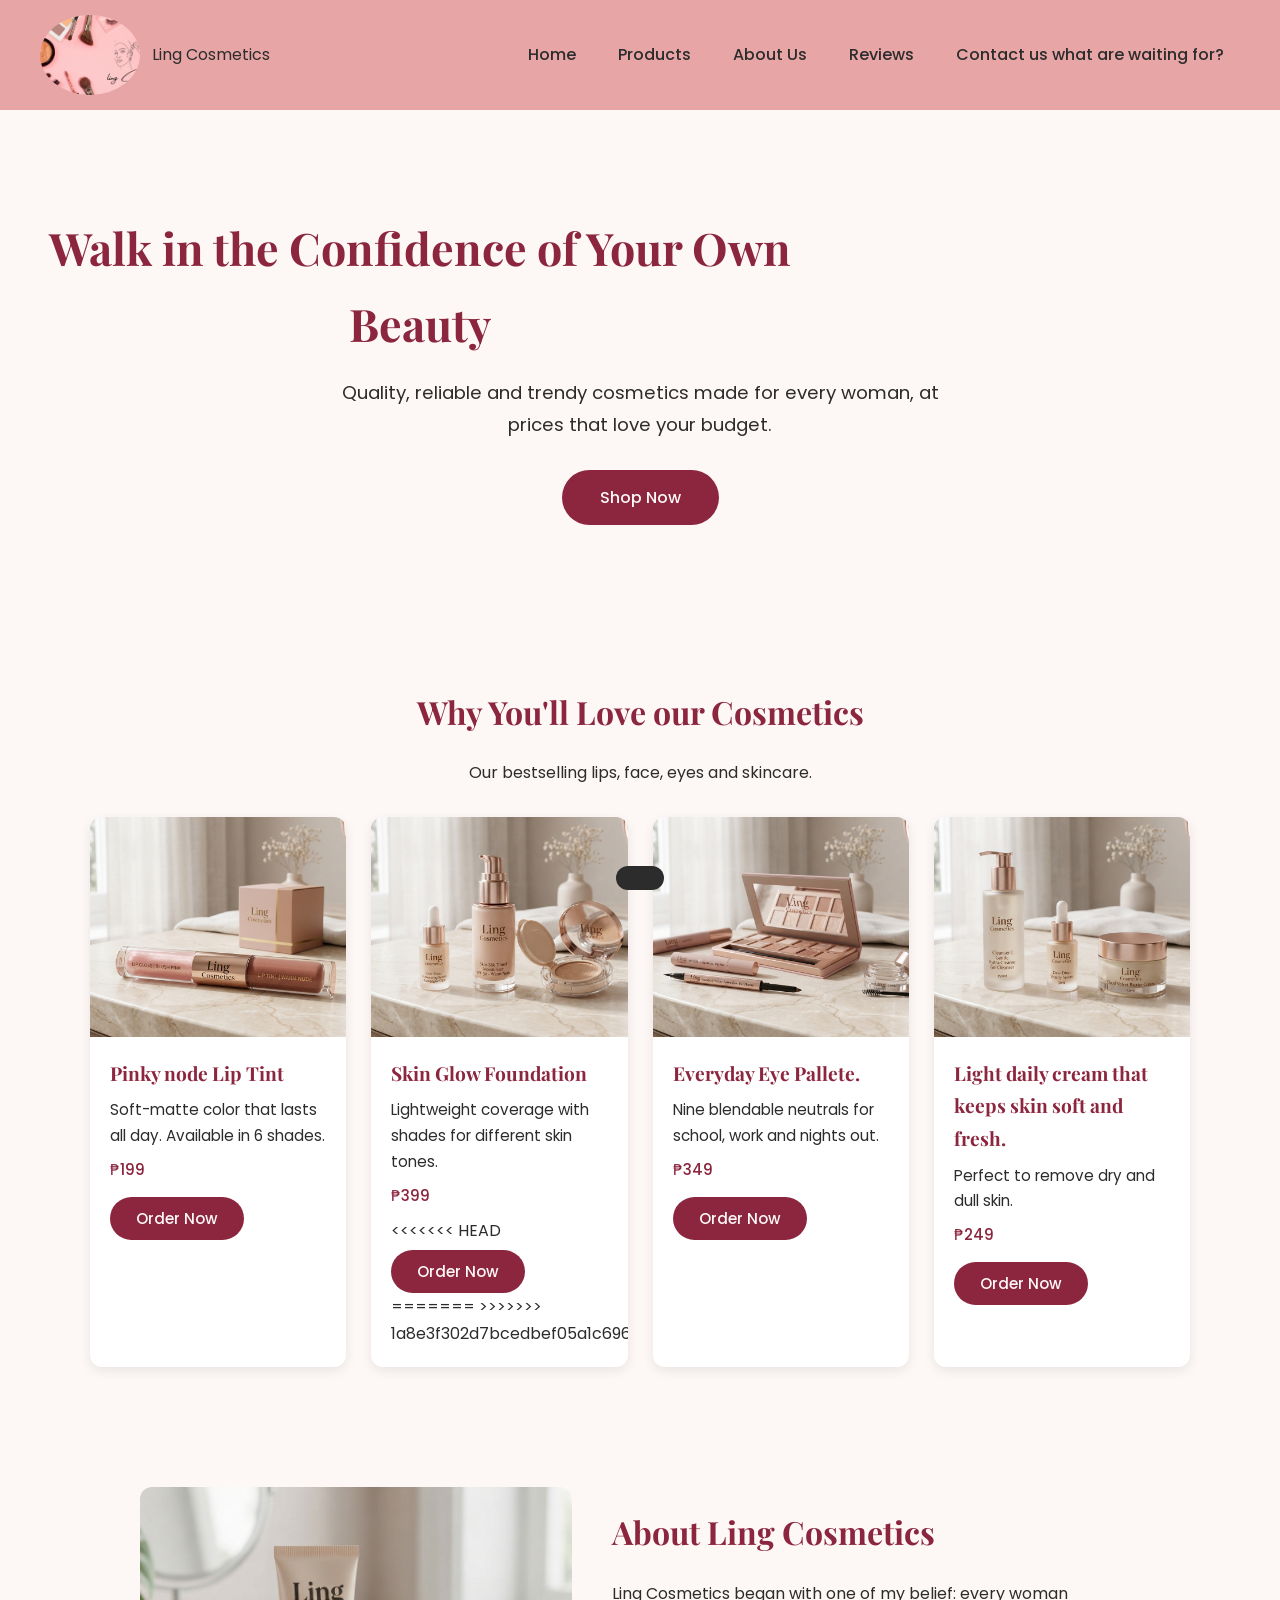
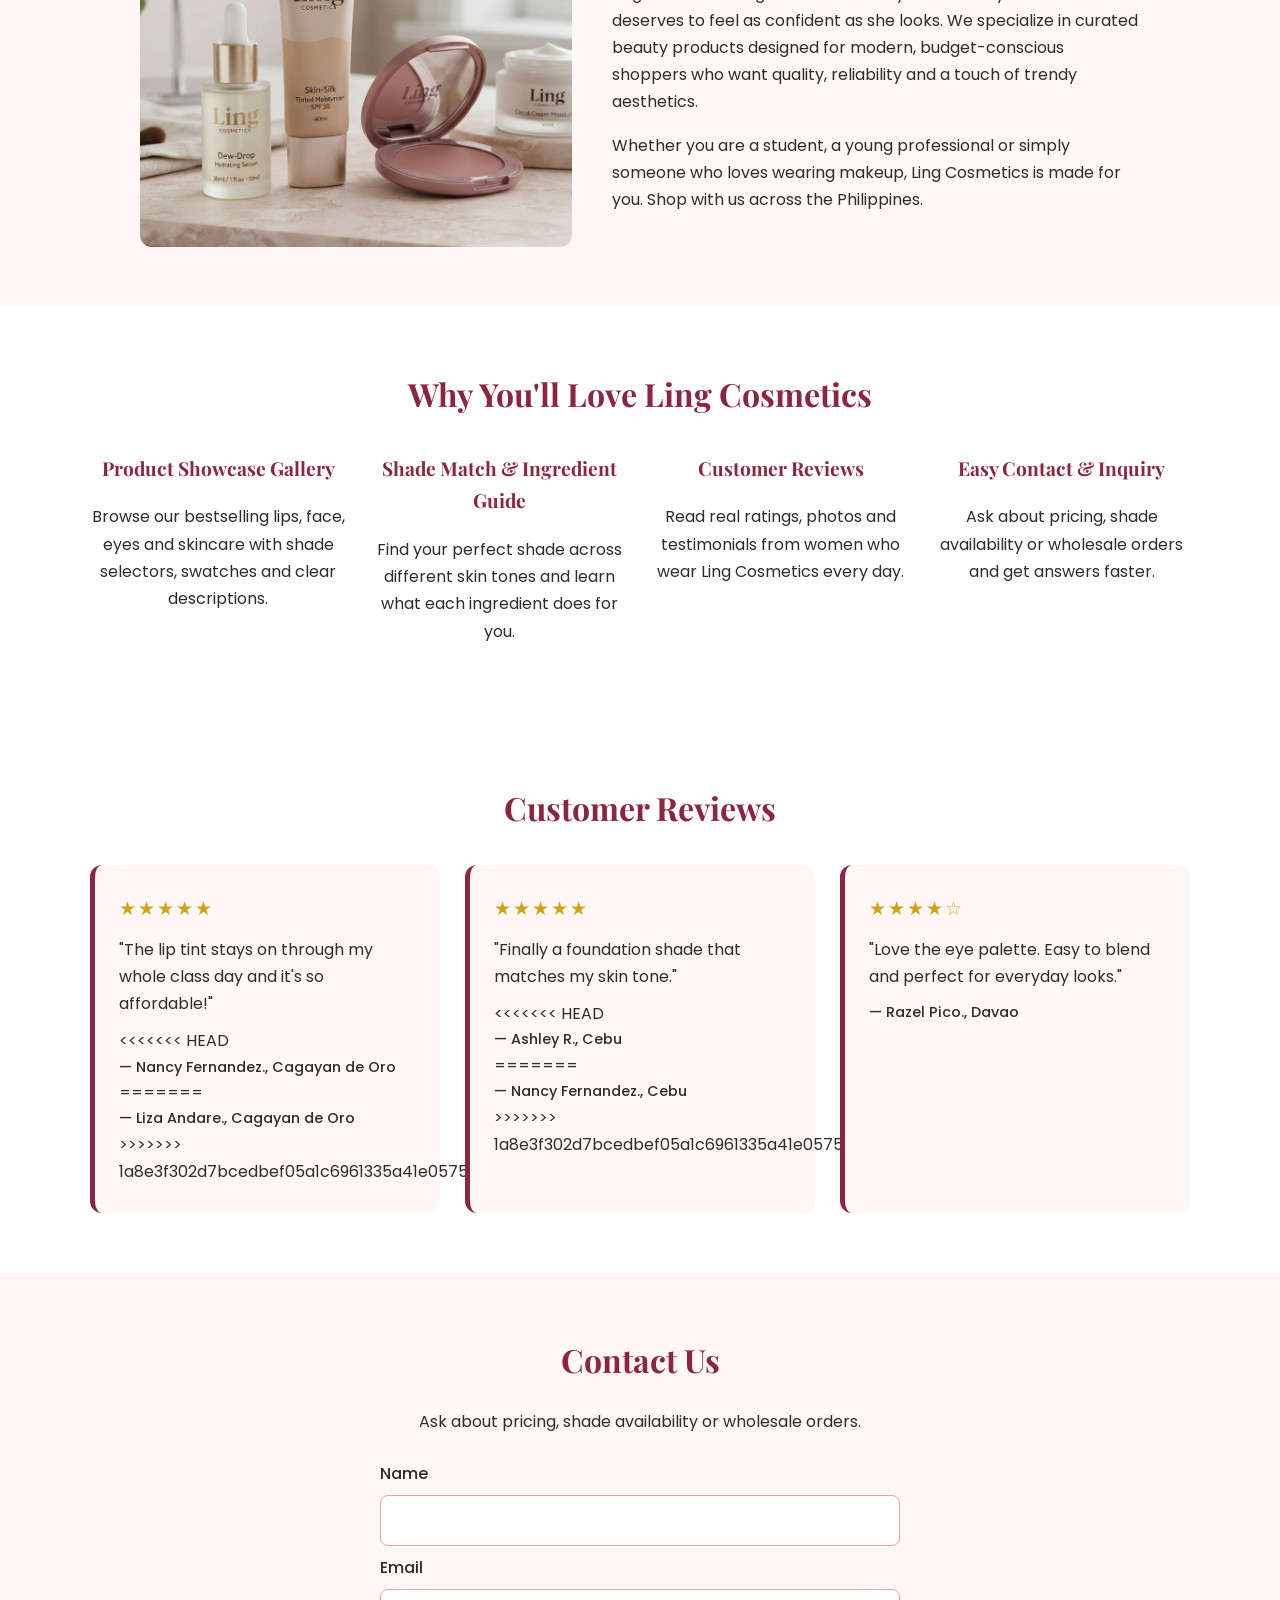
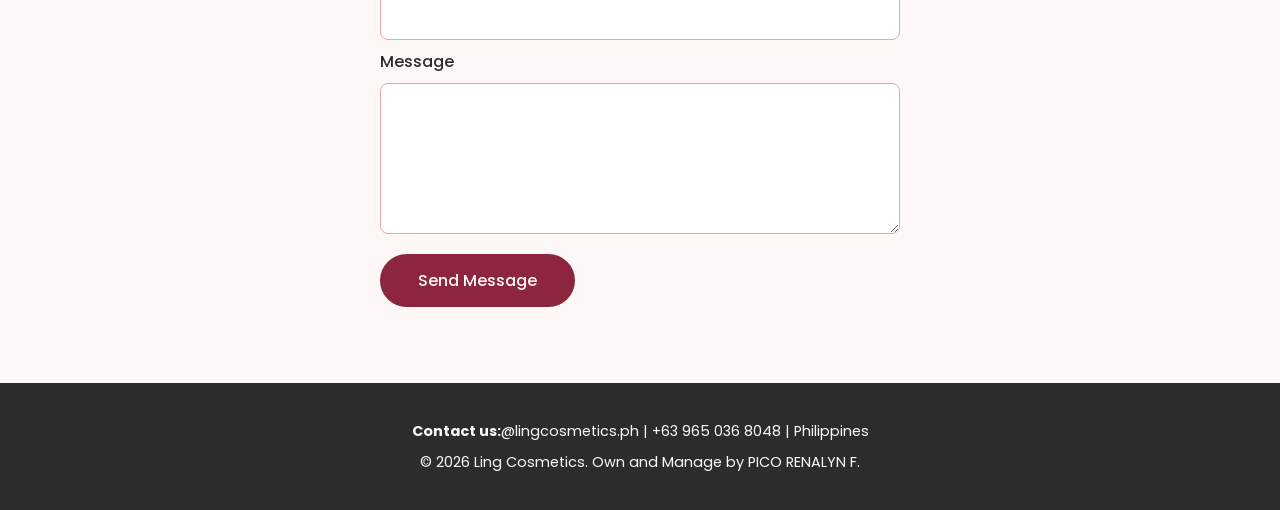
<file: index.html>
<!DOCTYPE html>
<html lang="en">
<head>
    <meta charset="UTF-8">
    <meta name="viewport" content="width=device-width, initial-scale=1.0">
    <title>Ling Cosmetics</title>
    <link rel="stylesheet" href="css/style.css">
</head>
<body>

  <script src="js/script.js"></script>
    
    <header class="site-header">
        <div class="brand">
        <img src="images/logo.png" alt="Ling Cosmetics make a woman confident" class="logo">
        <span class="brand-name">Ling Cosmetics</span>
    </div>

        <nav class="main-nav">          
        <ul>
            <li><a href="#home">Home</a></li>
            <li><a href="#products">Products</a></li>
            <li><a href="#about">About Us</a></li>
            <li><a href="#reviews">Reviews</a></li>
            <li><a href="#contact">Contact us what are waiting for?</a></li>
          </ul>  
        </nav>
    </header>
    
    <main>
     <section class="hero" id="home">
      <h1> Walk in the Confidence of Your Own Beauty</h1>
      <p class="tagline">Quality, reliable and trendy cosmetics made for every woman, at prices that love your budget.</p>
      <a href="#products" class="cta-button">Shop Now </a>
     </section>

     <section class="products" id="products">
      <h2> Why You'll Love our Cosmetics</h2>
      <p class="section-intro">Our bestselling lips, face, eyes and skincare. </p>
      
      <div class="product-grid">

        <article class="product-card">
          <img src="images/lips.jpg" alt="Ling Cosmetics lip tint in rose pink" class="product-img">
          <div class="product-info">
            <h3> Pinky node Lip Tint</h3>
            <p>Soft-matte color that lasts all day. Available in 6 shades. </p>
            <p class="price">₱199</p>
            <button type="button" class="order-btn" data-product="Pinky node Lip Tint">Order Now</button>
          </div>

          </article>

        <article class="product-card">
        <img src="images/face.jpg" alt="Ling Cosmetics foundation and blush" class="product-img">
        <div class="product-info">
             <h3> Skin Glow Foundation</h3>
             <p> Lightweight coverage with shades for different skin tones.</p>
             <p class="price">₱399</p>
<<<<<<< HEAD
             <button type="button" class="order-btn" data-product="Skin Glow Foundation">Order Now</button>
=======
>>>>>>> 1a8e3f302d7bcedbef05a1c6961335a41e05753d
            </div>
          </article>

        <article class="product-card">
        <img src="images/eyes.jpg" alt="Ling Cosmetics moisturizer your eye pallete" class="product-img">
        <div class="product-info">
             <h3> Everyday Eye Pallete.</h3>
             <p>Nine blendable neutrals for school, work and nights out. </p>
             <p class="price">₱349</p>
             <button type="button" class="order-btn" data-product="Everyday Eye Palette">Order Now</button>
          </div>
      </article>


      <article class="product-card">
        <img src="images/skincare.jpg" alt="Ling Cosmetics moisturizer jar" class="product-img">
        <div class="product-info">
             <h3>Light daily cream that keeps skin soft and fresh.</h3>
             <p> Perfect to remove dry and dull skin.</p>
             <p class="price">₱249</p>
             <button type="button" class="order-btn" data-product="Hydra Moisturizer">Order Now</button>
        </div>
      </article>


      </div>
     </section>
    



        <section class="about" id="about">
            <div class="about-inner">
                <img src="images/about.jpg" alt="The Ling Cosmetics team with our products" class="about-img">
                <div class="about-text">
                    <h2>About Ling Cosmetics</h2>
                    <p>
                        Ling Cosmetics began with one of my  belief: every woman deserves to feel as confident as she looks.
                        We specialize in curated beauty products designed for modern, budget-conscious shoppers
                        who want quality, reliability and a touch of trendy aesthetics.
                    </p>
                    <p>
                        Whether you are a student, a young professional or simply someone who loves wearing makeup,
                        Ling Cosmetics is made for you. Shop with us across the Philippines.
                    </p>
                </div>
            </div>
        </section>

        
        <section class="highlights" id="highlights">
            <h2>Why You'll Love Ling Cosmetics</h2>
            <div class="feature-grid">

                <article class="feature-card">
                    <h3>Product Showcase Gallery</h3>
                    <p>Browse our bestselling lips, face, eyes and skincare with shade selectors, swatches and clear descriptions.</p>
                </article>

                <article class="feature-card">
                    <h3>Shade Match &amp; Ingredient Guide</h3>
                    <p>Find your perfect shade across different skin tones and learn what each ingredient does for you.</p>
                </article>

                <article class="feature-card">
                    <h3>Customer Reviews</h3>
                    <p>Read real ratings, photos and testimonials from women who wear Ling Cosmetics every day.</p>
                </article>

                <article class="feature-card">
                    <h3>Easy Contact &amp; Inquiry</h3>
                    <p>Ask about pricing, shade availability or wholesale orders and get answers faster.</p>
                </article>

            </div>
        </section>

       
        <section class="reviews" id="reviews">
            <h2>Customer Reviews</h2>
            <div class="review-grid">

                <blockquote class="review-card">
                    <p class="stars" aria-label="5 out of 5 stars">★★★★★</p>
                    <p>"The lip tint stays on through my whole class day and it's so affordable!"</p>
<<<<<<< HEAD
                    <footer>— Nancy Fernandez., Cagayan de Oro</footer>
=======
                    <footer>— Liza Andare., Cagayan de Oro</footer>
>>>>>>> 1a8e3f302d7bcedbef05a1c6961335a41e05753d
                </blockquote>

                <blockquote class="review-card">
                    <p class="stars" aria-label="5 out of 5 stars">★★★★★</p>
                    <p>"Finally a foundation shade that matches my skin tone."</p>
<<<<<<< HEAD
                    <footer>— Ashley R., Cebu</footer>
=======
                    <footer>— Nancy Fernandez., Cebu</footer>
>>>>>>> 1a8e3f302d7bcedbef05a1c6961335a41e05753d
                </blockquote>

                <blockquote class="review-card">
                    <p class="stars" aria-label="4 out of 5 stars">★★★★☆</p>
                    <p>"Love the eye palette. Easy to blend and perfect for everyday looks."</p>
                    <footer>— Razel Pico., Davao</footer>
                </blockquote>

            </div>
        </section>

        
        <section class="contact" id="contact">
            <h2>Contact Us</h2>
            <p class="section-intro">Ask about pricing, shade availability or wholesale orders.</p>

            <form class="contact-form" id="contact-form">
                <label for="name">Name</label>
                <input type="text" id="name" name="name" required>

                <label for="email">Email</label>
                <input type="email" id="email" name="email" required>

                <label for="message">Message</label>
                <textarea id="message" name="message" rows="5" required></textarea>

                <button type="submit" class="cta-button">Send Message</button>
                <p class="form-status" id="form-status" role="status"></p>
            </form>
        </section>

    </main>

    <footer class="site-footer">
        <p><strong>Contact us:</strong>@lingcosmetics.ph | +63 965 036 8048 | Philippines</p>
        <p>&copy; 2026 Ling Cosmetics. Own and Manage by PICO RENALYN F.</p>
    </footer>

    <script>
        
        document.getElementById('contact-form').addEventListener('submit', function (e) {
            e.preventDefault();
            document.getElementById('form-status').textContent =
                'Thank you! Your message has been received.';
            this.reset();
        });
    </script><script>
    document.querySelectorAll('.order-btn').forEach(function (btn) {
        btn.addEventListener('click', function () {
            var product = btn.dataset.product;
            document.getElementById('message').value =
                'Hello! I want to order: ' + product + '. Quantity: 1';
            document.getElementById('contact').scrollIntoView({ behavior: 'smooth' });
            document.getElementById('name').focus({ preventScroll: true });
        });
    });
</script>

</body>
</html>
</file>
<file: css/style.css>
@import url('https://fonts.googleapis.com/css2?family=Playfair+Display:wght@500;700&family=poppins:wgth@300;400;500&display=swap');



* {
    box-sizing: border-box;
}

html {
    scroll-behavior: smooth;
}

section {
    scroll-margin-top: 90px;
}



body {
    margin: 0;
    font-family: 'Poppins', sans-serif;
    background-color: #FDF8F5;
    color: #2c2c2c;
    line-height: 1.7;
}

h1,h2,h3 {
    font-family: 'Playfair Display', serif;
    color: #8B263E;
}

h2 {
    font-size: 2rem;
    margin: 0 0 20px;
}

.section-intro {
    margin:0 auto 10px;
    max-width: 600px;
}

.site-header {
    position: sticky;
    top: 0;
    z-index:100;
    display: flex;
    justify-content: space-between;
    align-items: center;
    flex-wrap: wrap;
    padding: 15px 40px;
    background-color: #E8A5A5;

}

.brand {
    display: flex;
    align-items: center;
    gap: 12px;
}

.logo {
    width: 100px;
    height: 80px;
    object-fit: cover;
    border-radius: 80%;
    background-color: #FDF8F5;

}

.brand:hover.logo{
    transform:rotate(8deg) scale (1.08);
}

.brand name {
    font-family: 'playfair display', serif;
    font-size: 1.6rem;
    font-weight: 700;
    color: #2C2C2C;
}

.main-nav ul {
    display: flex;
    flex-direction: row;
    gap: 10px;
    list-style: none;
    margin: 0;
    padding: 0;

}

.main-nav a {
    display: block;
    padding: 10px 16px;
    color: #2C2C2C;
    text-decoration: none;
    font-weight: 500;
    border-radius: 25px;
    transition: background-color 0.3s, color 0.3s;

}

.main-nav a:hover 
.main-nav a.focus-visible,
.main-nav a.active {
    background-color: #8B263E;
    color: #FDF8F5;
}





.order-btn {
    margin-top: 6px;
    padding: 10px 26px;
    background-color: #8B263E;
    color: #FDF8F5;
    font-family: inherit;
    font-size: 0.95rem;
    font-weight: 500;
    border: none;
    border-radius: 25px;
    cursor: pointer;
    transition: background-color 0.3s, transform 0.3s;
}

.order-btn:hover {
    background-color: #2C2C2C;
    transform: translateY(-2px);
}
.hero {
    margin: 0;
    padding: 100px 20px;
    text-align: center;
    background-color: linear-gradient(180deg, #E8A5A5 0%, #FDF8F5 100%);
}

.hero h1 {
    margin: 0 0 15px;
    font-size: 2.8rem;
    max-width: 800px;

}
.tagline {
    margin: 0 auto 30px;
    max-width: 600px;
    font-size: 1.15rem;
}

.cta-button {
    display: inline-block;
    padding: 14px 38px;
    background-color: #8B263E;
    color: #FDF8F5;
    text-decoration: none;
    font-family: inherit;
    font-size: 1rem;
    font-weight: 500;
    border: none;
    border-radius: 30px;
    cursor: pointer;
    transition: background-color 0.3s, transform 0.3s;

}
.cta-button:hover {
    background-color: #2C2C2C;
    transform:translateY(-3px);
    
}


.products {
    padding: 60px 40px;
    text-align: center;
}

.product-grid {
    display: grid;
    grid-template-columns: repeat(auto-fit, minmax(230px, 1fr));
    gap: 25px;
    max-width: 1100px;
    margin: 30px auto 0;
}

.product-card {
    background-color: #fff;
    border-radius: 12px;
    overflow: hidden;
    box-shadow: 0 4px 12px rgba(0, 0, 0, 0.08);
    text-align: left;
}

.product-img {
    display: block;
    width: 100%;
    height: 220px;
    object-fit: cover;
    background-color: #E8A5A5; /* shows if the image file is missing */
}

.product-info {
    padding: 20px;
}

.product-info h3 {
    margin: 0 0 8px;
    font-size: 1.2rem;
}

.product-info p {
    margin: 0 0 8px;
    font-size: 0.95rem;
}

.price {
    font-weight: 500;
    color: #8B263E;
}

.about {
    padding: 60px 20px;
    padding: 60px 20px;
    
}

.about-inner {
    display: flex;
    align-items: center;
    gap: 40px;
    max-width: 1000px;
    margin: 0 auto;
}

.about-img {
    flex: 1 1 45%;
    min-width: 0;
    height: 360px;
    object-fit: cover;
    border-radius: 12px;
    background-color: #E8A5A5; /* shows if the image file is missing */
}

.about-text {
    flex: 1 1 55%;
}

.highlights {
    margin: 0;
    padding: 60px 40px;
    background-color: #fff;
    text-align: center;
}

.feature-grid {
    display: grid;
    grid-template-columns: repeat(auto-fit, minmax(230px, 1fr));
    gap: 25px;
    max-width: 1100px;
    margin: 30px auto 0;

}

.featured-card {
    padding: 30px 20px;
    background-color: #FDF8F5;
    border-top: 5px solid #E8A5A5;
    border-radius: 12px;
    box-shadow: 0 4px 12px rgba(0, 0, 0, 0.08);
    transition: transform 0.3s, box-shadow 0.3s,border-color 0.3s;
}

.feature-card h3 {
    margin-top: 0;
    font-size: 1.2rem;

}

.reviews {
    padding: 60px 40px;
    background-color: #fff;
    text-align: center;
}

.review-grid {
    display: grid;
    grid-template-columns: repeat(auto-fit, minmax(260px, 1fr));
    gap: 25px;
    max-width: 1100px;
    margin: 30px auto 0;
}

.review-card {
    margin: 0;
    padding: 28px 24px;
    background-color: #FDF8F5;
    border-left: 5px solid #8B263E;
    border-radius: 12px;
    text-align: left;
}

.review-card p {
    margin: 0 0 10px;
}

.review-card footer {
    font-weight: 500;
    font-size: 0.9rem;
}

.stars {
    color: #D4A017;
    font-size: 1.2rem;
    letter-spacing: 2px;
}



.site-footer {
    margin-top: 0;
    padding: 30px 20px;
    background-color: #2C2C2C;
    color: #FDF8F5;
    text-align: center;
    font-size: 0.9rem;

}

.site-footer p {
    margin: 6px 0;
}

.contact {
    padding: 60px 20px;
    text-align: center;
}

.contact-form {
    display: flex;
    flex-direction: column;
    gap: 8px;
    max-width: 520px;
    margin: 25px auto 0;
    text-align: left;
}

.contact-form label {
    font-weight: 500;
}

.contact-form input,
.contact-form textarea {
    padding: 12px 14px;
    font-family: inherit;
    font-size: 1rem;
    border: 1px solid #E8A5A5;
    border-radius: 8px;
    background-color: #fff;
}

.contact-form input:focus,
.contact-form textarea:focus {
    outline: 2px solid #8B263E;
}

.contact-form .cta-button {
    align-self: flex-start;
    margin-top: 12px;
}

.form-status {
    margin: 8px 0 0;
    color: #8B263E;
    font-weight: 500;
}

/* ---------- Footer ---------- */
.site-footer {
    margin-top: 0;
    padding: 30px 20px;
    background-color: #2C2C2C;
    color: #FDF8F5;
    text-align: center;
    font-size: 0.9rem;
}

.site-footer p {
    margin: 6px 0;
}

/* ---------- Responsive ---------- */
@media (max-width: 700px) {
    .site-header {
        flex-direction: column;
        gap: 12px;
        padding: 15px 20px;
    }

    .main-nav ul {
        flex-wrap: wrap;
        justify-content: center;
    }

    section {
        scroll-margin-top: 160px;
    }

    .hero {
        padding: 60px 20px;
    }

    .hero h1 {
        font-size: 2rem;
    }

    .products,
    .highlights,
    .reviews {
        padding: 40px 20px;
    }

    .about-inner {
        flex-direction: column;
    }

    .about-img {
        width: 100%;
        height: 260px;
    }
}
</file>
